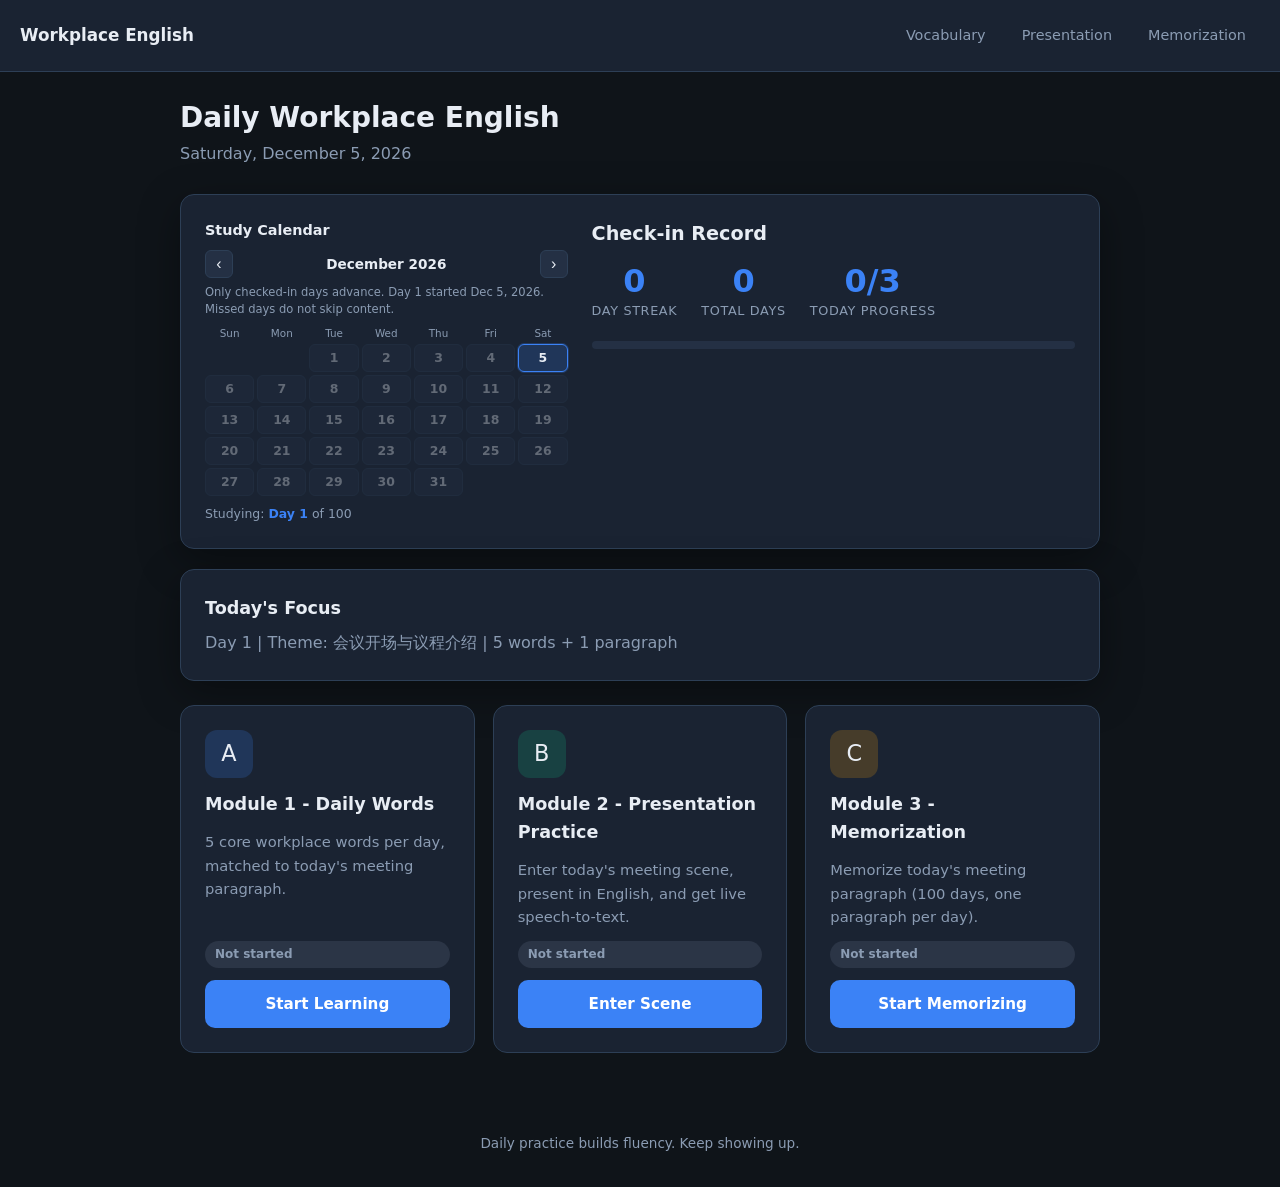
<file: index.html>
<!DOCTYPE html>
<html lang="en">
<head>
  <meta charset="UTF-8" />
  <meta name="viewport" content="width=device-width, initial-scale=1.0" />
  <title>Workplace English - Daily Practice</title>
  <link rel="stylesheet" href="css/style.css" />
</head>
<body>
  <div id="nav"></div>

  <div class="container">
    <h1 class="page-title">Daily Workplace English</h1>
    <p class="page-sub" id="todayDate"></p>

    <div class="card checkin-panel">
      <div class="study-calendar-wrap">
        <h3>Study Calendar</h3>
        <div id="studyCalendar"></div>
      </div>
      <div class="checkin-main">
        <h2 style="margin-bottom: 12px; font-size: 1.2rem;">Check-in Record</h2>
        <div class="checkin-stats">
          <div class="stat-box">
            <div class="stat-num" id="streakNum">0</div>
            <div class="stat-label">Day Streak</div>
          </div>
          <div class="stat-box">
            <div class="stat-num" id="totalNum">0</div>
            <div class="stat-label">Total Days</div>
          </div>
          <div class="stat-box">
            <div class="stat-num" id="moduleNum">0/3</div>
            <div class="stat-label">Today Progress</div>
          </div>
        </div>
        <div class="progress-bar" style="margin-top: 20px;">
          <div class="progress-fill" id="progressFill" style="width: 0%"></div>
        </div>
      </div>
    </div>

    <div class="card" style="margin-top: 20px;">
      <h2 style="font-size: 1.1rem; margin-bottom: 8px;">Today's Focus</h2>
      <p style="color: var(--muted);" id="todayPreview"></p>
    </div>

    <div class="grid-3">
      <div class="module-card">
        <div class="module-icon blue">A</div>
        <h3>Module 1 - Daily Words</h3>
        <p>5 core workplace words per day, matched to today's meeting paragraph.</p>
        <span class="badge pending" id="badgeM1">Not started</span>
        <span class="badge pending" id="ebbBadgeM1" style="display:none;margin-left:6px;">Review due</span>
        <a href="module1.html" class="btn btn-primary" style="text-decoration: none;">Start Learning</a>
      </div>

      <div class="module-card">
        <div class="module-icon green">B</div>
        <h3>Module 2 - Presentation Practice</h3>
        <p>Enter today's meeting scene, present in English, and get live speech-to-text.</p>
        <span class="badge pending" id="badgeM2">Not started</span>
        <a href="module2.html" class="btn btn-primary" style="text-decoration: none;">Enter Scene</a>
      </div>

      <div class="module-card">
        <div class="module-icon amber">C</div>
        <h3>Module 3 - Memorization</h3>
        <p>Memorize today's meeting paragraph (100 days, one paragraph per day).</p>
        <span class="badge pending" id="badgeM3">Not started</span>
        <span class="badge pending" id="ebbBadgeM3" style="display:none;margin-left:6px;">Review due</span>
        <a href="module3.html" class="btn btn-primary" style="text-decoration: none;">Start Memorizing</a>
      </div>
    </div>
  </div>

  <div id="footer"></div>

  <script src="js/data.js"></script>
  <script src="js/app.js"></script>
  <script src="js/ebbinghaus.js"></script>
  <script>
    document.getElementById("nav").innerHTML = renderNav("home");
    document.getElementById("footer").innerHTML = renderFooter();

    function updateFocus() {
      const content = getTodayCorpus();
      document.getElementById("todayPreview").textContent =
        "Day " + content.day + " | Theme: " + content.theme + " | 5 words + 1 paragraph";
    }

    document.getElementById("todayDate").textContent = formatDisplayDate();
    updateFocus();

    function refreshUI() {
      StudyDay.ensureToday();
      document.getElementById("streakNum").textContent = CheckIn.getStreak();
      document.getElementById("totalNum").textContent = CheckIn.getTotalDays();

      const done = ModuleProgress.todayCount();
      document.getElementById("moduleNum").textContent = done + "/3";
      document.getElementById("progressFill").style.width = (done / 3 * 100) + "%";

      ["m1", "m2", "m3"].forEach((id, i) => {
        const el = document.getElementById("badgeM" + (i + 1));
        const completed = ModuleProgress.isDone(id);
        el.textContent = completed ? "Completed" : "Not started";
        el.className = "badge " + (completed ? "done" : "pending");
      });

      const ebbM1 = typeof EbbinghausReview !== "undefined" ? EbbinghausReview.countDue("m1") : 0;
      const ebbM3 = typeof EbbinghausReview !== "undefined" ? EbbinghausReview.countDue("m3") : 0;
      const ebbEl1 = document.getElementById("ebbBadgeM1");
      const ebbEl3 = document.getElementById("ebbBadgeM3");
      if (ebbM1 > 0) {
        ebbEl1.style.display = "inline-flex";
        ebbEl1.textContent = ebbM1 + " review(s) due";
        ebbEl1.className = "badge pending";
      } else {
        ebbEl1.style.display = "none";
      }
      if (ebbM3 > 0) {
        ebbEl3.style.display = "inline-flex";
        ebbEl3.textContent = ebbM3 + " review(s) due";
        ebbEl3.className = "badge pending";
      } else {
        ebbEl3.style.display = "none";
      }

      const calEl = document.getElementById("studyCalendar");
      const viewDate = StudyDay.lessonToDate(StudyDay.get());
      renderStudyCalendar(calEl, viewDate);
      updateFocus();
    }

    window.addEventListener("studydaychange", refreshUI);

    refreshUI();
  </script>
</body>
</html>
</file>
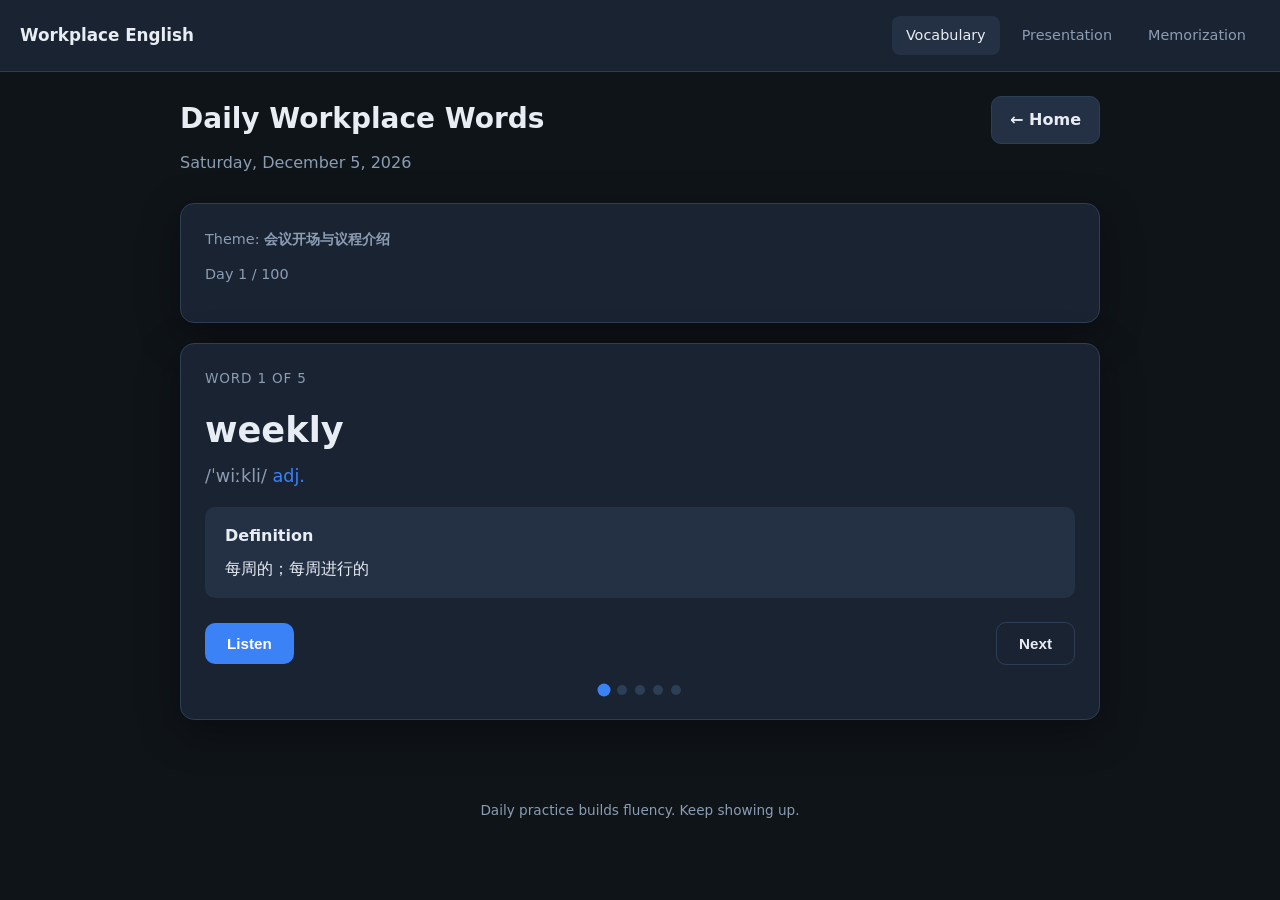
<file: module1.html>
<!DOCTYPE html>
<html lang="en">
<head>
  <meta charset="UTF-8" />
  <meta name="viewport" content="width=device-width, initial-scale=1.0" />
  <title>Module 1 - Daily Workplace Words</title>
  <link rel="stylesheet" href="css/style.css" />
</head>
<body>
  <div id="nav"></div>

  <div class="container">
    <div class="page-header-wrap">
      <h1 class="page-title">Daily Workplace Words</h1>
      <a href="index.html" class="page-back">← Home</a>
    </div>
    <p class="page-sub" id="todayDate"></p>

    <div class="card" style="margin-bottom: 16px;">
      <p class="hint-text">Theme: <strong id="theme"></strong></p>
      <p class="hint-text">Day <span id="dayNum"></span> / 100</p>
    </div>

    <div class="card ebb-card" id="ebbReviewCard" style="display: none;">
      <div class="ebb-header">
        <h2>艾宾浩斯复习 · Ebbinghaus Review</h2>
        <span class="ebb-badge" id="ebbDueCount">0</span>
      </div>
      <p class="hint-text">按遗忘曲线在 +1、+2、+4、+7、+15、+30 天复习已学单词，巩固长期记忆。</p>
      <div id="ebbDueList"></div>
      <div class="ebb-session hidden" id="ebbSession">
        <div class="ebb-session-head">
          <div>
            <p class="word-step" id="ebbSessionLabel">Review session</p>
            <p class="hint-text" id="ebbSessionTheme"></p>
          </div>
          <button type="button" class="btn btn-ghost" id="ebbCloseBtn">Back to list</button>
        </div>
        <p class="word-step" id="ebbWordStep">Word 1 of 5</p>
        <div class="word-display" id="ebbWordText"></div>
        <div class="phonetic" id="ebbWordPhonetic"></div>
        <div class="meaning-box">
          <strong>Definition</strong>
          <p id="ebbWordMeaning" style="margin-top: 8px;"></p>
        </div>
        <div class="word-nav-buttons">
          <button type="button" class="btn btn-primary" id="ebbListenBtn">Listen</button>
          <div class="word-nav-right">
            <button type="button" class="btn btn-ghost" id="ebbPrevBtn">Prev</button>
            <button type="button" class="btn btn-ghost" id="ebbNextBtn">Next</button>
            <button type="button" class="btn btn-success" id="ebbCompleteBtn" style="display: none;">Complete Review</button>
          </div>
        </div>
        <div class="set-dots" id="ebbWordDots"></div>
      </div>
      <div class="ebb-curve-note">
        <strong>艾宾浩斯遗忘曲线</strong>：学习后记忆会快速衰减。在 +1、+2、+4、+7、+15、+30 天复习，可显著延长记忆保持时间。
      </div>
    </div>

    <div class="card" id="wordCard">
      <p class="word-step" id="wordStep">Word 1 of 5</p>
      <div class="word-display" id="wordText"></div>
      <div class="phonetic" id="wordPhonetic"></div>
      <div class="meaning-box">
        <strong>Definition</strong>
        <p id="wordMeaning" style="margin-top: 8px;"></p>
      </div>

      <div class="word-nav-buttons">
        <button type="button" class="btn btn-primary" id="listenBtn">Listen</button>
        <div class="word-nav-right">
          <button type="button" class="btn btn-ghost" id="nextBtn">Next</button>
          <button type="button" class="btn btn-success" id="reviewBtn" style="display: none;">Review</button>
        </div>
      </div>

      <div class="set-dots" id="wordDots"></div>
    </div>

    <div class="card" id="reviewCard" style="display: none; margin-top: 16px;">
      <h2 style="font-size: 1.1rem; margin-bottom: 16px;">Review — Today's 5 Words</h2>
      <div id="reviewList"></div>
      <button type="button" class="btn btn-success" id="doneBtn" style="margin-top: 20px;">Mark as Learned</button>
    </div>
  </div>

  <div id="footer"></div>

  <script>
    function showScriptError(file) {
      var card = document.getElementById("wordCard");
      if (!card) return;
      card.innerHTML =
        '<p style="color:var(--danger);font-weight:600;">脚本加载失败</p>' +
        '<p class="hint-text" style="margin-top:8px;">无法加载 <strong>' + file + '</strong>。' +
        '请从 <strong>english-presentation</strong> 文件夹打开，并确认 <strong>js/</strong> 目录完整。</p>';
    }
  </script>
  <script src="js/data.js" onerror="showScriptError('js/data.js')"></script>
  <script src="js/app.js" onerror="showScriptError('js/app.js')"></script>
  <script src="js/ebbinghaus.js" onerror="/* optional */"></script>
  <script>
(function() {
  function showLoadError(message) {
    var card = document.getElementById("wordCard");
    if (card) {
      card.innerHTML =
        '<p style="color:var(--danger);font-weight:600;">单词加载失败</p>' +
        '<p class="hint-text" style="margin-top:8px;">' + message + "</p>";
    }
  }

  if (typeof CORPUS === "undefined" || typeof getCorpusByDay !== "function") {
    showLoadError("js/data.js 未加载。请从 english-presentation 文件夹打开，并确认 js/data.js 存在。");
    return;
  }

  if (typeof StudyDay === "undefined" || typeof formatDisplayDate !== "function") {
    showLoadError("js/app.js 未加载。请确认 js/app.js 存在。");
    return;
  }

  StudyDay.ensureToday();

  if (typeof renderNav === "function") {
    document.getElementById("nav").innerHTML = renderNav("m1");
    document.getElementById("footer").innerHTML = renderFooter();
  }

  var words = [];
  var index = 0;
  var wordStep = document.getElementById("wordStep");
  var wordText = document.getElementById("wordText");
  var wordPhonetic = document.getElementById("wordPhonetic");
  var wordMeaning = document.getElementById("wordMeaning");
  var nextBtn = document.getElementById("nextBtn");
  var reviewBtn = document.getElementById("reviewBtn");
  var listenBtn = document.getElementById("listenBtn");
  var wordDots = document.getElementById("wordDots");
  var reviewCard = document.getElementById("reviewCard");
  var wordCard = document.getElementById("wordCard");

  function renderDots() {
    wordDots.innerHTML = "";
    for (var i = 0; i < words.length; i++) {
      var dot = document.createElement("span");
      dot.className = "set-dot" + (i === index ? " active" : "") + (i < index ? " done" : "");
      wordDots.appendChild(dot);
    }
  }

  function showWord(i) {
    if (!words.length) return;
    var w = words[i];
    if (!w) return;
    index = i;
    wordStep.textContent = "Word " + (i + 1) + " of " + words.length;
    wordText.textContent = w.word || "";
    wordPhonetic.innerHTML =
      (w.phonetic || "") +
      (w.pos ? ' <span style="color:var(--accent);">' + w.pos + "</span>" : "");
    wordMeaning.textContent = w.meaning || "";

    var isLast = i === words.length - 1;
    nextBtn.style.display = isLast ? "none" : "inline-flex";
    reviewBtn.style.display = isLast ? "inline-flex" : "none";
    renderDots();
  }

  function goNext() {
    if (index < words.length - 1) showWord(index + 1);
  }

  function speakCurrent() {
    if (!words[index]) return;
    var u = new SpeechSynthesisUtterance(words[index].word);
    u.lang = "en-US";
    u.rate = 0.9;
    speechSynthesis.speak(u);
  }

  function openReview() {
    var list = document.getElementById("reviewList");
    list.innerHTML = words
      .map(function(w, i) {
        return (
          '<div class="review-item">' +
          '<span class="review-num">' +
          (i + 1) +
          "</span>" +
          "<div><strong>" +
          w.word +
          "</strong> " +
          (w.phonetic || "") +
          '<p style="color:var(--muted);margin-top:4px;font-size:0.9rem;">' +
          (w.meaning || "") +
          "</p></div></div>"
        );
      })
      .join("");
    reviewCard.style.display = "block";
    showWord(0);
    wordCard.scrollIntoView({ behavior: "smooth", block: "start" });
  }

  function loadDayWords() {
    var c = getCorpusByDay(StudyDay.get());
    if (!c || !c.words || !c.words.length) {
      showLoadError("Day " + StudyDay.get() + " 没有单词数据。");
      return false;
    }
    words = c.words;
    document.getElementById("todayDate").textContent = formatDisplayDate();
    document.getElementById("theme").textContent = c.theme || "";
    document.getElementById("dayNum").textContent = c.day || StudyDay.get();
    index = 0;
    showWord(0);
    return true;
  }

  window.Module1 = { next: goNext, show: showWord, speak: speakCurrent };

  listenBtn.addEventListener("click", speakCurrent);
  nextBtn.addEventListener("click", goNext);
  reviewBtn.addEventListener("click", openReview);

  document.getElementById("doneBtn").addEventListener("click", function() {
    if (typeof ModuleProgress === "undefined") return;
    ModuleProgress.markDone("m1");
    document.getElementById("doneBtn").textContent = "Learned!";
    document.getElementById("doneBtn").disabled = true;
  });

  if (typeof ModuleProgress !== "undefined" && ModuleProgress.isDone("m1")) {
    document.getElementById("doneBtn").textContent = "Already Learned";
    document.getElementById("doneBtn").disabled = true;
  }

  if (!loadDayWords()) return;

  window.addEventListener("studydaychange", function() {
    reviewCard.style.display = "none";
    loadDayWords();
    if (typeof renderEbbDueList === "function") renderEbbDueList();
  });

  if (typeof EbbinghausReview === "undefined") return;

  var ebbReviewCard = document.getElementById("ebbReviewCard");
  var ebbDueList = document.getElementById("ebbDueList");
  var ebbSession = document.getElementById("ebbSession");
  var ebbDueCount = document.getElementById("ebbDueCount");
  var ebbActiveItem = null;
  var ebbWords = [];
  var ebbIndex = 0;

  function renderEbbDots() {
    var dots = document.getElementById("ebbWordDots");
    dots.innerHTML = "";
    for (var i = 0; i < ebbWords.length; i++) {
      var dot = document.createElement("span");
      dot.className = "set-dot" + (i === ebbIndex ? " active" : "") + (i < ebbIndex ? " done" : "");
      dots.appendChild(dot);
    }
  }

  function showEbbWord(i) {
    var w = ebbWords[i];
    ebbIndex = i;
    document.getElementById("ebbWordStep").textContent = "Word " + (i + 1) + " of " + ebbWords.length;
    document.getElementById("ebbWordText").textContent = w.word;
    document.getElementById("ebbWordPhonetic").innerHTML =
      w.phonetic + (w.pos ? ' <span style="color:var(--accent);">' + w.pos + "</span>" : "");
    document.getElementById("ebbWordMeaning").textContent = w.meaning;
    var isLast = i === ebbWords.length - 1;
    document.getElementById("ebbNextBtn").style.display = isLast ? "none" : "inline-flex";
    document.getElementById("ebbCompleteBtn").style.display = isLast ? "inline-flex" : "none";
    document.getElementById("ebbPrevBtn").style.display = i > 0 ? "inline-flex" : "none";
    renderEbbDots();
  }

  function closeEbbSession() {
    ebbActiveItem = null;
    ebbSession.classList.add("hidden");
    ebbDueList.style.display = "block";
    renderEbbDueList();
  }

  function startEbbSession(item) {
    ebbActiveItem = item;
    var corpus = getCorpusByDay(item.day);
    ebbWords = corpus.words;
    ebbIndex = 0;
    document.getElementById("ebbSessionLabel").textContent = "Day " + item.day + " · " + item.stageLabel;
    document.getElementById("ebbSessionTheme").textContent = corpus.theme;
    ebbDueList.style.display = "none";
    ebbSession.classList.remove("hidden");
    showEbbWord(0);
    ebbSession.scrollIntoView({ behavior: "smooth", block: "start" });
  }

  window.renderEbbDueList = function renderEbbDueList() {
    var due = EbbinghausReview.getDueItems("m1");
    ebbDueCount.textContent = due.length;
    if (!due.length) {
      ebbReviewCard.style.display = "none";
      return;
    }
    ebbReviewCard.style.display = "block";
    ebbDueList.innerHTML = due
      .map(function(item) {
        var corpus = getCorpusByDay(item.day);
        var overdue =
          item.overdueDays > 0
            ? '<span class="ebb-overdue">Overdue ' + item.overdueDays + " day(s)</span>"
            : '<span style="color:var(--accent2);font-size:0.82rem;">Due today</span>';
        return (
          '<div class="ebb-due-item"><div class="ebb-due-meta"><strong>Day ' +
          item.day +
          " · " +
          item.stageLabel +
          "</strong><span>" +
          corpus.theme +
          ' · 5 words</span> ' +
          overdue +
          '</div><button type="button" class="btn btn-primary ebb-start-btn" data-day="' +
          item.day +
          '" data-stage="' +
          item.stageIndex +
          '">Review Now</button></div>'
        );
      })
      .join("");
    ebbDueList.querySelectorAll(".ebb-start-btn").forEach(function(btn) {
      btn.addEventListener("click", function() {
        var day = parseInt(btn.dataset.day, 10);
        var stage = parseInt(btn.dataset.stage, 10);
        var match = due.find(function(d) {
          return d.day === day && d.stageIndex === stage;
        });
        if (match) startEbbSession(match);
      });
    });
  };

  document.getElementById("ebbCloseBtn").addEventListener("click", closeEbbSession);
  document.getElementById("ebbListenBtn").addEventListener("click", function() {
    var u = new SpeechSynthesisUtterance(ebbWords[ebbIndex].word);
    u.lang = "en-US";
    u.rate = 0.9;
    speechSynthesis.speak(u);
  });
  document.getElementById("ebbPrevBtn").addEventListener("click", function() {
    if (ebbIndex > 0) showEbbWord(ebbIndex - 1);
  });
  document.getElementById("ebbNextBtn").addEventListener("click", function() {
    if (ebbIndex < ebbWords.length - 1) showEbbWord(ebbIndex + 1);
  });
  document.getElementById("ebbCompleteBtn").addEventListener("click", function() {
    if (!ebbActiveItem) return;
    EbbinghausReview.markStageDone("m1", ebbActiveItem.day, ebbActiveItem.stageIndex);
    closeEbbSession();
  });

  renderEbbDueList();
  if (typeof ModuleProgress !== "undefined" && ModuleProgress.isDone("m1")) {
    EbbinghausReview.recordLearned("m1", StudyDay.get());
    renderEbbDueList();
  }
})();

</script>
</body>
</html>
</file>
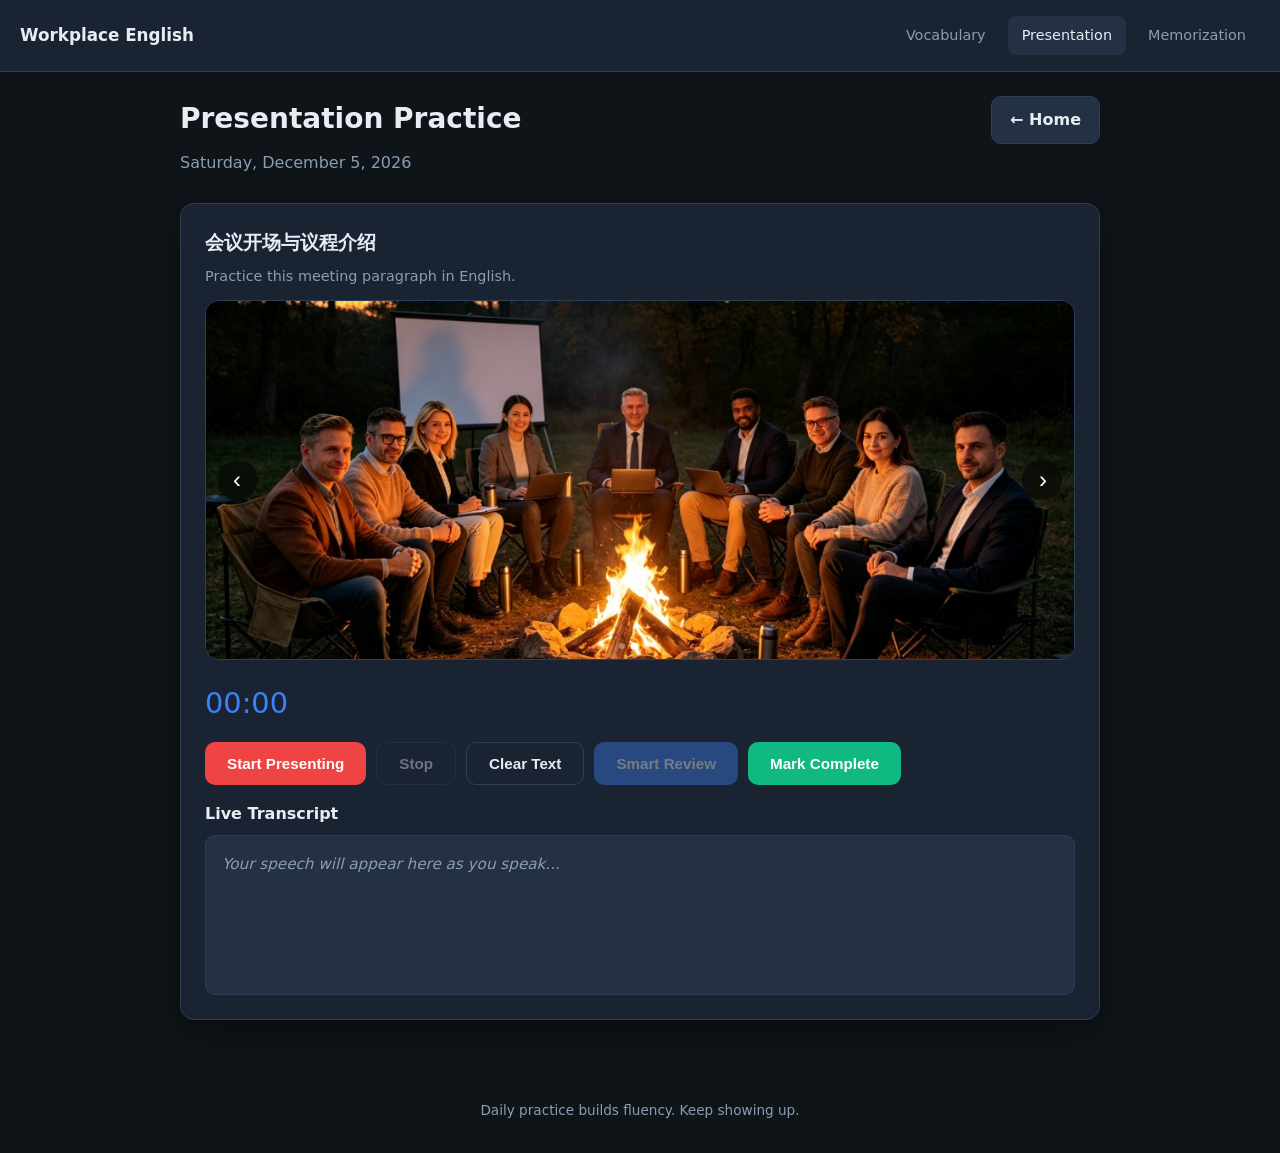
<file: module2.html>
<!DOCTYPE html>
<html lang="en">
<head>
  <meta charset="UTF-8" />
  <meta name="viewport" content="width=device-width, initial-scale=1.0" />
  <title>Module 2 - Presentation Practice</title>
  <link rel="stylesheet" href="css/style.css" />
</head>
<body>
  <div id="nav"></div>

  <div class="container">
    <div class="page-header-wrap">
      <h1 class="page-title">Presentation Practice</h1>
      <a href="index.html" class="page-back">← Home</a>
    </div>
    <p class="page-sub" id="todayDate"></p>

    <div class="card">
      <h2 id="theme" style="font-size: 1.2rem; margin-bottom: 6px;"></h2>
      <p class="hint-text" id="themeDesc"></p>

      <div class="scene-stage">
        <div class="scene-bg" id="sceneBg"></div>
        <div class="scene-bg scene-bg-fade" id="sceneBgFade"></div>
        <button type="button" class="scene-nav-btn scene-nav-prev" id="scenePrev" aria-label="Previous background">&#8249;</button>
        <button type="button" class="scene-nav-btn scene-nav-next" id="sceneNext" aria-label="Next background">&#8250;</button>
        <div class="scene-dots" id="sceneDots"></div>
      </div>

      <div class="timer-display" id="timer">00:00</div>

      <div class="controls">
        <button class="btn btn-danger" id="recordBtn">Start Presenting</button>
        <button class="btn btn-ghost" id="stopBtn" disabled>Stop</button>
        <button class="btn btn-ghost" id="clearBtn">Clear Text</button>
        <button class="btn btn-primary" id="reviewBtn" disabled>Smart Review</button>
        <button class="btn btn-success" id="doneBtn">Mark Complete</button>
      </div>

      <p style="font-weight: 600; margin-bottom: 8px;">Live Transcript</p>
      <div class="transcript-box empty" id="transcript">Your speech will appear here as you speak...</div>

      <div class="feedback-panel hidden" id="feedbackPanel">
        <p style="font-weight: 600; margin-bottom: 12px;">Smart Feedback</p>
        <div id="feedbackContent"></div>
      </div>
    </div>
  </div>

  <div id="footer"></div>

  <script src="js/data.js"></script>
  <script src="js/app.js"></script>
  <script src="js/module2.js"></script>
</body>
</html>
</file>
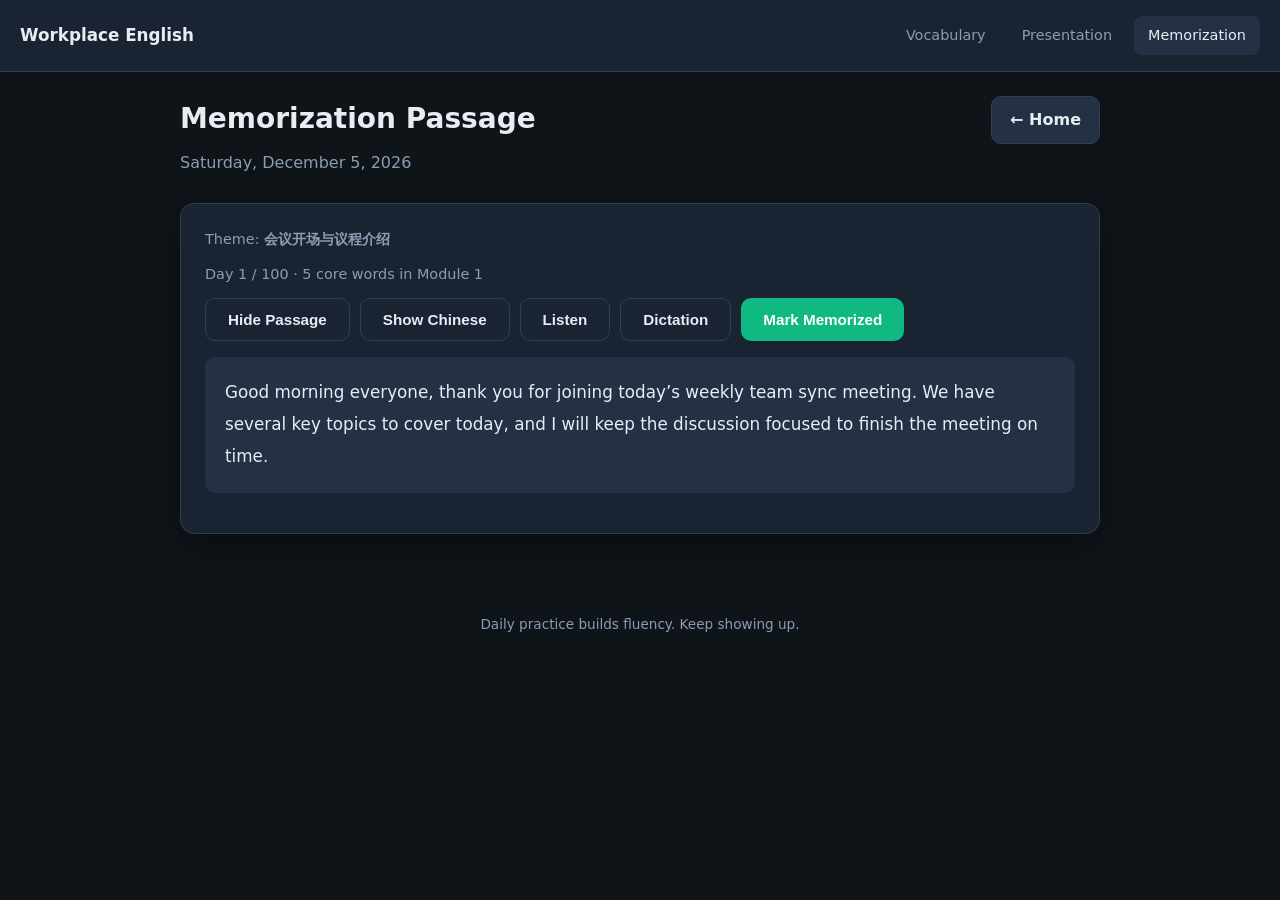
<file: module3.html>
<!DOCTYPE html>
<html lang="zh-CN">
<head>
  <meta charset="UTF-8" />
  <meta name="viewport" content="width=device-width, initial-scale=1.0" />
  <title>Module 3 - Memorization Passage</title>
  <link rel="stylesheet" href="css/style.css" />
</head>
<body>
  <div id="nav"></div>

  <div class="container">
    <div class="page-header-wrap">
      <h1 class="page-title">Memorization Passage</h1>
      <a href="index.html" class="page-back">← Home</a>
    </div>
    <p class="page-sub" id="todayDate"></p>

    <div class="card ebb-card" id="ebbReviewCard" style="display: none;">
      <div class="ebb-header">
        <h2>艾宾浩斯复习 · Ebbinghaus Review</h2>
        <span class="ebb-badge" id="ebbDueCount">0</span>
      </div>
      <p class="hint-text">按遗忘曲线在 +1、+2、+4、+7、+15、+30 天复习已背段落，防止遗忘。</p>
      <div id="ebbDueList"></div>
      <div class="ebb-session hidden" id="ebbSession">
        <div class="ebb-session-head">
          <div>
            <p class="word-step" id="ebbSessionLabel">Review session</p>
            <p class="hint-text" id="ebbSessionTheme"></p>
          </div>
          <button type="button" class="btn btn-ghost" id="ebbCloseBtn">Back to list</button>
        </div>
        <div style="display: flex; gap: 10px; flex-wrap: wrap; margin-bottom: 16px;">
          <button type="button" class="btn btn-ghost" id="ebbToggleBtn">Hide Passage</button>
          <button type="button" class="btn btn-ghost" id="ebbToggleZhBtn">Show Chinese</button>
          <button type="button" class="btn btn-ghost" id="ebbSpeakBtn">Listen</button>
        </div>
        <div class="passage-text" id="ebbPassage"></div>
        <div class="passage-text hidden" id="ebbPassageZh" style="margin-top:12px;color:var(--muted);"></div>
        <button type="button" class="btn btn-success" id="ebbCompleteBtn" style="margin-top: 20px;">Complete Review</button>
      </div>
      <div class="ebb-curve-note">
        <strong>艾宾浩斯遗忘曲线</strong>：段落背诵后需多次间隔复习。系统会在最佳时间点提醒你回顾 Day 1–N 的会议段落。
      </div>
    </div>

    <div class="card">
      <p class="hint-text">Theme: <strong id="theme"></strong></p>
      <p class="hint-text">Day <span id="dayNum"></span> / 100 · 5 core words in Module 1</p>

      <div style="display: flex; gap: 10px; flex-wrap: wrap; margin-bottom: 16px;">
        <button type="button" class="btn btn-ghost" id="toggleBtn">Hide Passage</button>
        <button type="button" class="btn btn-ghost" id="toggleZhBtn">Show Chinese</button>
        <button type="button" class="btn btn-ghost" id="speakBtn">Listen</button>
        <button type="button" class="btn btn-ghost" id="dictationBtn">Dictation</button>
        <button type="button" class="btn btn-success" id="doneBtn">Mark Memorized</button>
      </div>

      <div class="passage-text" id="passage"></div>
      <div class="passage-text hidden" id="passageZh" style="margin-top:12px;color:var(--muted);"></div>

      <div class="card dictation-panel hidden" id="dictationPanel" style="background: var(--surface2); margin-top: 20px;">
        <p style="font-weight: 600; margin-bottom: 8px;">Dictation</p>
        <p class="hint-text" style="margin-bottom: 12px;">
          Type what you remember, then click Check to compare with the original.
        </p>
        <textarea class="dictation-input" id="dictationInput" rows="6" placeholder="Type the passage here..."></textarea>
        <div class="dictation-actions">
          <button type="button" class="btn btn-primary" id="checkDictationBtn">Check Dictation</button>
          <button type="button" class="btn btn-ghost" id="clearDictationBtn">Clear</button>
        </div>
        <div class="dictation-result hidden" id="dictationResult"></div>
      </div>
    </div>
  </div>

  <div id="footer"></div>

  <script>
    function showScriptError(file) {
      var card = document.querySelector(".container .card:not(.ebb-card)");
      if (!card) return;
      card.innerHTML =
        '<p style="color:var(--danger);font-weight:600;">脚本加载失败</p>' +
        '<p class="hint-text" style="margin-top:8px;">无法加载 <strong>' + file + '</strong>。' +
        "请从 <strong>english-presentation</strong> 文件夹打开，并确认 <strong>js/</strong> 目录完整。</p>";
    }
  </script>
  <script src="js/data.js" onerror="showScriptError('js/data.js')"></script>
  <script src="js/app.js" onerror="showScriptError('js/app.js')"></script>
  <script>
const EBBINGHAUS_KEY = "workplaceEnglishEbbinghaus";
const EBBINGHAUS_INTERVALS = [1, 2, 4, 7, 15, 30];
const EBBINGHAUS_STAGE_LABELS = [
  "Review 1 · +1 day",
  "Review 2 · +2 days",
  "Review 3 · +4 days",
  "Review 4 · +7 days",
  "Review 5 · +15 days",
  "Review 6 · +30 days"
];

function parseDateKeyLocal(key) {
  return new Date(key + "T12:00:00");
}

function addDaysToKey(dateKey, days) {
  var d = parseDateKeyLocal(dateKey);
  d.setDate(d.getDate() + days);
  return formatDateKey(d);
}

function daysBetweenKeys(fromKey, toKey) {
  return Math.round((parseDateKeyLocal(toKey) - parseDateKeyLocal(fromKey)) / 86400000);
}

var EbbinghausReview = {
  get: function() {
    try {
      return JSON.parse(localStorage.getItem(EBBINGHAUS_KEY) || "{}");
    } catch (e) {
      return {};
    }
  },

  save: function(data) {
    localStorage.setItem(EBBINGHAUS_KEY, JSON.stringify(data));
  },

  recordLearned: function(moduleId, dayNum) {
    var data = this.get();
    if (!data[moduleId]) data[moduleId] = {};
    var key = String(dayNum);
    if (!data[moduleId][key]) {
      data[moduleId][key] = {
        learnedAt: formatDateKey(),
        completed: []
      };
    }
    this.save(data);
  },

  markStageDone: function(moduleId, dayNum, stageIndex) {
    var data = this.get();
    var entry = data[moduleId] && data[moduleId][String(dayNum)];
    if (!entry) return;
    if (entry.completed.indexOf(stageIndex) === -1) {
      entry.completed.push(stageIndex);
      entry.completed.sort(function(a, b) { return a - b; });
    }
    this.save(data);
  },

  getDueItems: function(moduleId, todayKey) {
    if (!todayKey) todayKey = formatDateKey();
    var data = this.get();
    var moduleData = data[moduleId] || {};
    var due = [];

    Object.keys(moduleData).forEach(function(dayKey) {
      var dayNum = parseInt(dayKey, 10);
      var entry = moduleData[dayKey];
      if (!entry || !entry.learnedAt) return;

      EBBINGHAUS_INTERVALS.forEach(function(interval, stageIndex) {
        if (entry.completed.indexOf(stageIndex) !== -1) return;
        var dueDate = addDaysToKey(entry.learnedAt, interval);
        if (daysBetweenKeys(dueDate, todayKey) >= 0) {
          due.push({
            day: dayNum,
            stageIndex: stageIndex,
            stageLabel: EBBINGHAUS_STAGE_LABELS[stageIndex],
            dueDate: dueDate,
            overdueDays: Math.max(0, daysBetweenKeys(dueDate, todayKey)),
            learnedAt: entry.learnedAt
          });
        }
      });
    });

    due.sort(function(a, b) {
      if (b.overdueDays !== a.overdueDays) return b.overdueDays - a.overdueDays;
      return a.day - b.day;
    });
    return due;
  },

  countDue: function(moduleId) {
    return this.getDueItems(moduleId).length;
  },

  countAllDue: function() {
    return this.countDue("m1") + this.countDue("m3");
  }
};

if (typeof window !== "undefined") {
  window.EbbinghausReview = EbbinghausReview;
}

(function() {
  function showLoadError(message) {
    var card = document.querySelector(".container .card:not(.ebb-card)");
    if (card) {
      card.innerHTML =
        '<p style="color:var(--danger);font-weight:600;">Failed to load lesson data.</p>' +
        '<p class="hint-text" style="margin-top:8px;">' + message + "</p>";
    }
  }

  try {
    if (typeof renderNav !== "function" || typeof renderFooter !== "function") {
      showLoadError("js/app.js did not load. Open module3.html from the english-presentation folder (with the js/ folder).");
      return;
    }

    document.getElementById("nav").innerHTML = renderNav("m3");
    document.getElementById("footer").innerHTML = renderFooter();

    if (typeof CORPUS === "undefined" || typeof getCorpusByDay !== "function") {
      showLoadError("js/data.js did not load. Make sure js/data.js exists in the same project folder.");
      return;
    }

    if (typeof getTodayCorpus !== "function") {
      showLoadError("Lesson helpers missing. Reload the page or check js/app.js.");
      return;
    }

    if (typeof StudyDay !== "undefined") StudyDay.ensureToday();

    var c = getTodayCorpus();
    if (!c || !c.paragraphEn) {
      showLoadError("Today's passage is missing.");
      return;
    }

    document.getElementById("todayDate").textContent = formatDisplayDate();
    document.getElementById("theme").textContent = c.theme;
    document.getElementById("dayNum").textContent = c.day;
    document.getElementById("passage").textContent = c.paragraphEn;
    document.getElementById("passageZh").textContent = c.paragraphZh;

    var passageEl = document.getElementById("passage");
  var zhEl = document.getElementById("passageZh");
  var dictationPanel = document.getElementById("dictationPanel");
  var dictationBtn = document.getElementById("dictationBtn");
  var toggleBtn = document.getElementById("toggleBtn");
  var hidden = false;
  var dictationActive = false;

  function setPassageHidden(isHidden) {
    hidden = isHidden;
    passageEl.classList.toggle("hidden", hidden);
    toggleBtn.textContent = hidden ? "Show Passage" : "Hide Passage";
  }

  document.getElementById("toggleBtn").addEventListener("click", function() {
    setPassageHidden(!hidden);
  });

  document.getElementById("toggleZhBtn").addEventListener("click", function() {
    zhEl.classList.toggle("hidden");
    document.getElementById("toggleZhBtn").textContent =
      zhEl.classList.contains("hidden") ? "Show Chinese" : "Hide Chinese";
  });

  dictationBtn.addEventListener("click", function() {
    dictationActive = !dictationActive;
    dictationPanel.classList.toggle("hidden", !dictationActive);
    dictationBtn.classList.toggle("active", dictationActive);

    if (dictationActive) {
      setPassageHidden(true);
      dictationBtn.textContent = "Exit Dictation";
      document.getElementById("dictationInput").focus();
    } else {
      dictationBtn.textContent = "Dictation";
      document.getElementById("dictationInput").value = "";
      document.getElementById("dictationResult").classList.add("hidden");
      document.getElementById("dictationResult").innerHTML = "";
    }
  });

  function normalizeDictation(text) {
    return text
      .toLowerCase()
      .replace(/[^\w\s']/g, " ")
      .replace(/\s+/g, " ")
      .trim();
  }

  function escapeHtml(text) {
    return text
      .replace(/&/g, "&amp;")
      .replace(/</g, "&lt;")
      .replace(/>/g, "&gt;")
      .replace(/"/g, "&quot;");
  }

  function checkDictation() {
    var userText = document.getElementById("dictationInput").value.trim();
    var resultEl = document.getElementById("dictationResult");

    if (!userText) {
      resultEl.classList.remove("hidden");
      resultEl.innerHTML = '<p class="dictation-summary warn">Please type your dictation first.</p>';
      return;
    }

    var expectedWords = normalizeDictation(c.paragraphEn).split(" ").filter(Boolean);
    var userWords = normalizeDictation(userText).split(" ").filter(Boolean);
    var correct = 0;
    var html = '<div class="dictation-words">';

    for (var i = 0; i < userWords.length; i++) {
      var expected = expectedWords[i] || "";
      var word = userWords[i];
      if (expected && word === expected) {
        correct++;
        html += '<span class="dict-word correct">' + escapeHtml(word) + "</span> ";
      } else {
        var title = expected ? 'Expected: "' + expected + '"' : "Extra word";
        html += '<span class="dict-word wrong" title="' + escapeHtml(title) + '">' + escapeHtml(word) + "</span> ";
      }
    }

    if (userWords.length < expectedWords.length) {
      var missing = expectedWords.slice(userWords.length);
      html += '<span class="dict-missing">Missing: ' + escapeHtml(missing.join(" ")) + "</span>";
    }

    html += "</div>";
    var accuracy = expectedWords.length
      ? Math.round((correct / expectedWords.length) * 100)
      : 0;
    var summaryClass = accuracy >= 90 ? "good" : accuracy >= 70 ? "ok" : "warn";

    resultEl.classList.remove("hidden");
    resultEl.innerHTML =
      '<p class="dictation-summary ' + summaryClass + '">Accuracy: <strong>' + accuracy + "%</strong> (" +
      correct + " / " + expectedWords.length + " words correct)</p>" + html;
  }

  document.getElementById("checkDictationBtn").addEventListener("click", checkDictation);

  document.getElementById("clearDictationBtn").addEventListener("click", function() {
    document.getElementById("dictationInput").value = "";
    document.getElementById("dictationResult").classList.add("hidden");
    document.getElementById("dictationResult").innerHTML = "";
  });

  document.getElementById("speakBtn").addEventListener("click", function() {
    var u = new SpeechSynthesisUtterance(c.paragraphEn);
    u.lang = "en-US";
    u.rate = 0.85;
    speechSynthesis.speak(u);
  });

  document.getElementById("doneBtn").addEventListener("click", function() {
    ModuleProgress.markDone("m3");
    document.getElementById("doneBtn").textContent = "Memorized Today!";
    document.getElementById("doneBtn").disabled = true;
  });

  if (typeof ModuleProgress !== "undefined" && ModuleProgress.isDone("m3")) {
    document.getElementById("doneBtn").textContent = "Already Done Today";
    document.getElementById("doneBtn").disabled = true;
  }

  try {
    var ebbReviewCard = document.getElementById("ebbReviewCard");
    var ebbDueList = document.getElementById("ebbDueList");
    var ebbSession = document.getElementById("ebbSession");
    var ebbDueCount = document.getElementById("ebbDueCount");
    var ebbPassageEl = document.getElementById("ebbPassage");
    var ebbPassageZhEl = document.getElementById("ebbPassageZh");
    var ebbActiveItem = null;
    var ebbCorpus = null;
    var ebbHidden = false;

    function setEbbPassageHidden(isHidden) {
      ebbHidden = isHidden;
      ebbPassageEl.classList.toggle("hidden", ebbHidden);
      document.getElementById("ebbToggleBtn").textContent = ebbHidden ? "Show Passage" : "Hide Passage";
    }

    function closeEbbSession() {
      ebbActiveItem = null;
      ebbCorpus = null;
      ebbSession.classList.add("hidden");
      ebbDueList.style.display = "block";
      renderEbbDueList();
    }

    function startEbbSession(item) {
      ebbActiveItem = item;
      ebbCorpus = getCorpusByDay(item.day);
      ebbPassageEl.textContent = ebbCorpus.paragraphEn;
      ebbPassageZhEl.textContent = ebbCorpus.paragraphZh;
      ebbPassageZhEl.classList.add("hidden");
      document.getElementById("ebbToggleZhBtn").textContent = "Show Chinese";
      setEbbPassageHidden(true);

      document.getElementById("ebbSessionLabel").textContent =
        "Day " + item.day + " · " + item.stageLabel;
      document.getElementById("ebbSessionTheme").textContent = ebbCorpus.theme;
      ebbDueList.style.display = "none";
      ebbSession.classList.remove("hidden");
      ebbSession.scrollIntoView({ behavior: "smooth", block: "start" });
    }

    function renderEbbDueList() {
      var due = EbbinghausReview.getDueItems("m3");
      ebbDueCount.textContent = due.length;

      if (!due.length) {
        ebbReviewCard.style.display = "none";
        return;
      }

      ebbReviewCard.style.display = "block";
      ebbDueList.innerHTML = due.map(function(item) {
        var corpus = getCorpusByDay(item.day);
        var overdue = item.overdueDays > 0
          ? '<span class="ebb-overdue">Overdue ' + item.overdueDays + " day(s)</span>"
          : '<span style="color:var(--accent2);font-size:0.82rem;">Due today</span>';
        return (
          '<div class="ebb-due-item">' +
          '<div class="ebb-due-meta">' +
          "<strong>Day " + item.day + " · " + item.stageLabel + "</strong>" +
          "<span>" + corpus.theme + "</span> " + overdue +
          "</div>" +
          '<button type="button" class="btn btn-primary ebb-start-btn" data-day="' + item.day +
          '" data-stage="' + item.stageIndex + '">Review Now</button>' +
          "</div>"
        );
      }).join("");

      ebbDueList.querySelectorAll(".ebb-start-btn").forEach(function(btn) {
        btn.addEventListener("click", function() {
          var day = parseInt(btn.dataset.day, 10);
          var stage = parseInt(btn.dataset.stage, 10);
          var match = due.find(function(d) { return d.day === day && d.stageIndex === stage; });
          if (match) startEbbSession(match);
        });
      });
    }

    document.getElementById("ebbCloseBtn").addEventListener("click", closeEbbSession);
    document.getElementById("ebbToggleBtn").addEventListener("click", function() {
      setEbbPassageHidden(!ebbHidden);
    });
    document.getElementById("ebbToggleZhBtn").addEventListener("click", function() {
      ebbPassageZhEl.classList.toggle("hidden");
      document.getElementById("ebbToggleZhBtn").textContent =
        ebbPassageZhEl.classList.contains("hidden") ? "Show Chinese" : "Hide Chinese";
    });
    document.getElementById("ebbSpeakBtn").addEventListener("click", function() {
      if (!ebbCorpus) return;
      var u = new SpeechSynthesisUtterance(ebbCorpus.paragraphEn);
      u.lang = "en-US";
      u.rate = 0.85;
      speechSynthesis.speak(u);
    });
    document.getElementById("ebbCompleteBtn").addEventListener("click", function() {
      if (!ebbActiveItem) return;
      EbbinghausReview.markStageDone("m3", ebbActiveItem.day, ebbActiveItem.stageIndex);
      closeEbbSession();
    });

    renderEbbDueList();

    if (ModuleProgress.isDone("m3")) {
      EbbinghausReview.recordLearned("m3", StudyDay.get());
      renderEbbDueList();
    }
  } catch (err) {
    var ebbReviewCard = document.getElementById("ebbReviewCard");
    if (ebbReviewCard) ebbReviewCard.style.display = "none";
  }
  } catch (err) {
    showLoadError(err.message || "Page init failed.");
  }
})();

</script>
</body>
</html>
</file>
<file: css/style.css>
:root {
  --bg: #0f1419;
  --surface: #1a2332;
  --surface2: #243044;
  --border: #2d3f56;
  --text: #e8edf4;
  --muted: #8b9cb3;
  --accent: #3b82f6;
  --accent2: #10b981;
  --warn: #f59e0b;
  --danger: #ef4444;
  --radius: 14px;
  --shadow: 0 12px 40px rgba(0, 0, 0, 0.35);
}

* { box-sizing: border-box; margin: 0; padding: 0; }

.hidden { display: none !important; }

body {
  font-family: "Segoe UI", system-ui, -apple-system, sans-serif;
  background: var(--bg);
  color: var(--text);
  min-height: 100vh;
  line-height: 1.6;
}

a { color: var(--accent); text-decoration: none; }
a:hover { text-decoration: underline; }

.container {
  max-width: 960px;
  margin: 0 auto;
  padding: 24px 20px 48px;
}

.nav {
  display: flex;
  align-items: center;
  justify-content: space-between;
  padding: 16px 20px;
  background: var(--surface);
  border-bottom: 1px solid var(--border);
  position: sticky;
  top: 0;
  z-index: 100;
}

.nav-brand {
  font-weight: 700;
  font-size: 1.05rem;
  color: var(--text);
  text-decoration: none;
}

.nav-links { display: flex; gap: 8px; flex-wrap: wrap; }

.nav-link {
  padding: 8px 14px;
  border-radius: 8px;
  color: var(--muted);
  font-size: 0.9rem;
  text-decoration: none;
  transition: background 0.2s, color 0.2s;
}

.nav-link:hover, .nav-link.active {
  background: var(--surface2);
  color: var(--text);
  text-decoration: none;
}

.page-header-wrap {
  display: flex;
  align-items: center;
  justify-content: space-between;
  gap: 16px;
  margin-bottom: 6px;
}

.page-back {
  display: inline-flex;
  align-items: center;
  flex-shrink: 0;
  padding: 10px 18px;
  border-radius: 10px;
  color: var(--text);
  font-size: 1rem;
  font-weight: 600;
  text-decoration: none;
  border: 1px solid var(--border);
  background: var(--surface2);
  transition: background 0.2s, border-color 0.2s;
  white-space: nowrap;
}

.page-back:hover {
  background: var(--border);
  text-decoration: none;
  color: var(--text);
}

.page-title {
  font-size: 1.75rem;
  font-weight: 700;
  margin-bottom: 0;
}

.page-sub {
  color: var(--muted);
  margin-bottom: 28px;
}

.card {
  background: var(--surface);
  border: 1px solid var(--border);
  border-radius: var(--radius);
  padding: 24px;
  box-shadow: var(--shadow);
}

.card + .card { margin-top: 20px; }

.grid-3 {
  display: grid;
  grid-template-columns: repeat(auto-fit, minmax(260px, 1fr));
  gap: 18px;
  margin-top: 24px;
}

.module-card {
  background: var(--surface);
  border: 1px solid var(--border);
  border-radius: var(--radius);
  padding: 24px;
  transition: transform 0.2s, border-color 0.2s;
  display: flex;
  flex-direction: column;
  gap: 12px;
}

.module-card:hover {
  transform: translateY(-3px);
  border-color: var(--accent);
}

.module-icon {
  width: 48px;
  height: 48px;
  border-radius: 12px;
  display: flex;
  align-items: center;
  justify-content: center;
  font-size: 1.4rem;
}

.module-icon.blue { background: rgba(59, 130, 246, 0.2); }
.module-icon.green { background: rgba(16, 185, 129, 0.2); }
.module-icon.amber { background: rgba(245, 158, 11, 0.2); }

.module-card h3 { font-size: 1.1rem; }
.module-card p { color: var(--muted); font-size: 0.92rem; flex: 1; }

.badge {
  display: inline-block;
  padding: 4px 10px;
  border-radius: 999px;
  font-size: 0.75rem;
  font-weight: 600;
}

.badge.done { background: rgba(16, 185, 129, 0.2); color: var(--accent2); }
.badge.pending { background: rgba(139, 156, 179, 0.15); color: var(--muted); }

.btn {
  display: inline-flex;
  align-items: center;
  justify-content: center;
  gap: 8px;
  padding: 12px 22px;
  border: none;
  border-radius: 10px;
  font-size: 0.95rem;
  font-weight: 600;
  cursor: pointer;
  transition: opacity 0.2s, transform 0.15s;
}

.btn:hover { opacity: 0.9; transform: translateY(-1px); }
.btn:disabled { opacity: 0.4; cursor: not-allowed; transform: none; }

.btn-primary { background: var(--accent); color: #fff; }
.btn-success { background: var(--accent2); color: #fff; }
.btn-danger { background: var(--danger); color: #fff; }
.btn-ghost {
  background: transparent;
  border: 1px solid var(--border);
  color: var(--text);
}

.checkin-panel {
  display: grid;
  grid-template-columns: 3fr 4fr;
  gap: 24px;
  align-items: start;
}

.checkin-main {
  min-width: 0;
}

.study-calendar-wrap {
  margin-top: 0;
  width: 100%;
  min-width: 0;
}

.checkin-stats {
  display: flex;
  gap: 24px;
  flex-wrap: wrap;
}

.stat-box { text-align: center; }
.stat-num {
  font-size: 2rem;
  font-weight: 800;
  color: var(--accent);
  line-height: 1.2;
}

.stat-label {
  font-size: 0.8rem;
  color: var(--muted);
  text-transform: uppercase;
  letter-spacing: 0.05em;
}

.week-dots {
  display: flex;
  gap: 10px;
  margin-top: 20px;
  flex-wrap: wrap;
}

.dot-item {
  text-align: center;
  font-size: 0.75rem;
  color: var(--muted);
}

.dot {
  width: 36px;
  height: 36px;
  border-radius: 50%;
  border: 2px solid var(--border);
  display: flex;
  align-items: center;
  justify-content: center;
  margin: 0 auto 4px;
  font-size: 0.85rem;
}

.dot.checked {
  background: var(--accent2);
  border-color: var(--accent2);
  color: #fff;
}

.dot.today {
  border-color: var(--accent);
  box-shadow: 0 0 0 2px rgba(59, 130, 246, 0.3);
}

.word-nav-bar {
  display: flex;
  align-items: center;
  justify-content: space-between;
  margin-bottom: 20px;
  flex-wrap: wrap;
  gap: 8px;
}

.book-badge {
  background: rgba(239, 68, 68, 0.2);
  color: #f87171;
  padding: 4px 12px;
  border-radius: 6px;
  font-size: 0.8rem;
  font-weight: 700;
}

.word-counter {
  color: var(--muted);
  font-size: 0.9rem;
}

.pos-tag {
  display: inline-block;
  color: var(--accent);
  font-size: 0.95rem;
  margin-bottom: 16px;
}

.root-box {
  border-left: 3px solid var(--warn);
}

.word-nav-buttons {
  display: flex;
  justify-content: space-between;
  align-items: center;
  gap: 12px;
  margin-top: 24px;
}

.word-nav-right {
  display: flex;
  gap: 10px;
  margin-left: auto;
}

.set-dots {
  display: flex;
  gap: 8px;
  justify-content: center;
  margin-top: 20px;
}

.set-dot {
  width: 10px;
  height: 10px;
  border-radius: 50%;
  background: var(--border);
  transition: background 0.2s, transform 0.2s;
}

.set-dot.active {
  background: var(--accent);
  transform: scale(1.3);
}

.set-dot.done {
  background: var(--accent2);
}

.word-step {
  color: var(--muted);
  font-size: 0.85rem;
  text-transform: uppercase;
  letter-spacing: 0.06em;
  margin-bottom: 12px;
}

.review-item {
  display: flex;
  gap: 14px;
  align-items: flex-start;
  padding: 14px 0;
  border-bottom: 1px solid var(--border);
}

.review-item:last-child {
  border-bottom: none;
}

.review-num {
  width: 28px;
  height: 28px;
  border-radius: 50%;
  background: var(--surface2);
  display: flex;
  align-items: center;
  justify-content: center;
  font-size: 0.85rem;
  font-weight: 700;
  color: var(--accent);
  flex-shrink: 0;
}

.word-display {
  font-size: 2.2rem;
  font-weight: 800;
  margin-bottom: 4px;
}

.phonetic { color: var(--muted); font-size: 1.1rem; margin-bottom: 16px; }

.meaning-box {
  background: var(--surface2);
  border-radius: 10px;
  padding: 16px 20px;
  margin: 16px 0;
}

.sentence-box {
  border-left: 4px solid var(--accent);
  padding: 12px 16px;
  font-style: italic;
  color: #c5d0e0;
}

.scene-stage {
  position: relative;
  height: 360px;
  border-radius: var(--radius);
  overflow: hidden;
  margin-bottom: 20px;
  border: 1px solid var(--border);
  user-select: none;
}

.scene-bg {
  position: absolute;
  inset: 0;
  background-color: #1a2332;
  background-position: center;
  background-size: cover;
  background-repeat: no-repeat;
  transition: opacity 0.45s ease;
}

.scene-bg-fade {
  opacity: 0;
  z-index: 1;
  pointer-events: none;
}

.scene-nav-btn {
  position: absolute;
  top: 50%;
  transform: translateY(-50%);
  width: 40px;
  height: 40px;
  border: none;
  border-radius: 50%;
  background: rgba(0, 0, 0, 0.45);
  color: #fff;
  font-size: 1.5rem;
  line-height: 1;
  cursor: pointer;
  z-index: 3;
  display: flex;
  align-items: center;
  justify-content: center;
  transition: background 0.2s, transform 0.2s;
  backdrop-filter: blur(4px);
}

.scene-nav-btn:hover {
  background: rgba(0, 0, 0, 0.65);
  transform: translateY(-50%) scale(1.08);
}

.scene-nav-prev {
  left: 12px;
  padding-right: 2px;
}

.scene-nav-next {
  right: 12px;
  padding-left: 2px;
}

.scene-dots {
  position: absolute;
  bottom: 10px;
  left: 50%;
  transform: translateX(-50%);
  display: flex;
  gap: 6px;
  z-index: 3;
  pointer-events: none;
}

.scene-dot {
  width: 6px;
  height: 6px;
  border-radius: 50%;
  background: rgba(255, 255, 255, 0.35);
  transition: background 0.2s, transform 0.2s;
}

.scene-dot.active {
  background: rgba(255, 255, 255, 0.95);
  transform: scale(1.2);
}

.transcript-box {
  background: var(--surface2);
  border: 1px solid var(--border);
  border-radius: 10px;
  padding: 16px;
  min-height: 160px;
  max-height: 280px;
  overflow-y: auto;
  font-size: 0.95rem;
  line-height: 1.7;
  white-space: pre-wrap;
}

.transcript-box.empty { color: var(--muted); font-style: italic; }

.feedback-panel {
  margin-top: 20px;
  padding: 20px;
  background: var(--surface2);
  border: 1px solid var(--border);
  border-radius: 10px;
}

.feedback-panel.hidden {
  display: none;
}

.feedback-section {
  margin-bottom: 16px;
}

.feedback-section:last-child {
  margin-bottom: 0;
}

.feedback-section h4 {
  font-size: 0.85rem;
  text-transform: uppercase;
  letter-spacing: 0.04em;
  color: var(--muted);
  margin-bottom: 8px;
}

.feedback-item {
  padding: 10px 12px;
  border-radius: 8px;
  background: var(--bg);
  border: 1px solid var(--border);
  margin-bottom: 8px;
  font-size: 0.9rem;
  line-height: 1.5;
}

.feedback-item:last-child {
  margin-bottom: 0;
}

.feedback-item.good {
  border-color: rgba(16, 185, 129, 0.4);
  background: rgba(16, 185, 129, 0.08);
}

.feedback-item.warn {
  border-color: rgba(245, 158, 11, 0.4);
  background: rgba(245, 158, 11, 0.08);
}

.feedback-item.error {
  border-color: rgba(239, 68, 68, 0.4);
  background: rgba(239, 68, 68, 0.08);
}

.feedback-item strong {
  color: var(--text);
}

.feedback-empty {
  color: var(--muted);
  font-size: 0.9rem;
}

.feedback-loading {
  color: var(--muted);
  font-size: 0.9rem;
}

.controls {
  display: flex;
  gap: 10px;
  flex-wrap: wrap;
  margin: 16px 0;
}

.timer-display {
  font-size: 1.8rem;
  font-variant-numeric: tabular-nums;
  color: var(--accent);
  margin-bottom: 12px;
}

.passage-text {
  font-size: 1.05rem;
  line-height: 1.9;
  padding: 20px;
  background: var(--surface2);
  border-radius: 10px;
  margin: 16px 0;
}

.passage-text.hidden {
  filter: blur(8px);
  user-select: none;
  pointer-events: none;
}

.dictation-panel {
  padding: 20px;
}

.dictation-panel.hidden {
  display: none;
}

.btn.active {
  border-color: var(--accent);
  background: rgba(59, 130, 246, 0.15);
  color: var(--text);
}

.dictation-input {
  width: 100%;
  min-height: 140px;
  padding: 14px 16px;
  border: 1px solid var(--border);
  border-radius: 10px;
  background: var(--bg);
  color: var(--text);
  font: inherit;
  font-size: 1rem;
  line-height: 1.7;
  resize: vertical;
}

.dictation-input:focus {
  outline: none;
  border-color: var(--accent);
}

.dictation-actions {
  display: flex;
  gap: 10px;
  flex-wrap: wrap;
  margin-top: 12px;
}

.dictation-result {
  margin-top: 16px;
  padding-top: 16px;
  border-top: 1px solid var(--border);
}

.dictation-result.hidden {
  display: none;
}

.dictation-summary {
  margin-bottom: 12px;
  font-size: 0.95rem;
}

.dictation-summary.good strong { color: var(--accent2); }
.dictation-summary.ok strong { color: var(--warn); }
.dictation-summary.warn strong { color: var(--danger); }

.dictation-words {
  line-height: 1.9;
  font-size: 0.95rem;
}

.dict-word {
  padding: 2px 4px;
  border-radius: 4px;
}

.dict-word.correct {
  background: rgba(16, 185, 129, 0.2);
  color: var(--accent2);
}

.dict-word.wrong {
  background: rgba(239, 68, 68, 0.2);
  color: #fca5a5;
  text-decoration: line-through;
}

.dict-missing {
  display: block;
  margin-top: 10px;
  color: var(--muted);
  font-size: 0.9rem;
}

.hint-text {
  color: var(--muted);
  font-size: 0.9rem;
  margin-bottom: 12px;
}

.progress-bar {
  height: 8px;
  background: var(--surface2);
  border-radius: 999px;
  overflow: hidden;
  margin-top: 16px;
}

.progress-fill {
  height: 100%;
  background: linear-gradient(90deg, var(--accent), var(--accent2));
  border-radius: 999px;
  transition: width 0.4s ease;
}

.footer {
  text-align: center;
  padding: 32px 20px;
  color: var(--muted);
  font-size: 0.85rem;
}

.footer {
  text-align: center;
  padding: 32px 20px;
  color: var(--muted);
  font-size: 0.85rem;
}

.study-calendar-wrap h3 {
  font-size: 0.9rem !important;
  margin: 0 0 8px !important;
}

.cal-header {
  display: flex;
  align-items: center;
  justify-content: space-between;
  margin-bottom: 6px;
}

.cal-title {
  font-weight: 600;
  font-size: 0.85rem;
}

.cal-nav {
  background: var(--surface2);
  border: 1px solid var(--border);
  color: var(--text);
  width: 28px;
  height: 28px;
  border-radius: 6px;
  cursor: pointer;
  font-size: 1rem;
  line-height: 1;
}

.cal-nav:hover {
  border-color: var(--accent);
}

.cal-hint {
  font-size: 0.72rem;
  color: var(--muted);
  margin-bottom: 8px;
  line-height: 1.4;
}

.cal-weekdays {
  display: grid;
  grid-template-columns: repeat(7, 1fr);
  gap: 3px;
  margin-bottom: 3px;
  text-align: center;
  font-size: 0.65rem;
  color: var(--muted);
}

.cal-grid {
  display: grid;
  grid-template-columns: repeat(7, 1fr);
  gap: 3px;
}

.cal-cell {
  min-height: 28px;
  padding: 2px;
  border: 1px solid var(--border);
  border-radius: 6px;
  background: var(--surface2);
  cursor: pointer;
  display: flex;
  flex-direction: column;
  align-items: center;
  justify-content: center;
  gap: 0;
  color: var(--text);
  font: inherit;
}

.cal-cell.empty {
  border: none;
  background: transparent;
  cursor: default;
}

.cal-cell.disabled {
  opacity: 0.35;
  cursor: not-allowed;
}

.cal-cell.selected {
  border-color: var(--accent);
  background: rgba(59, 130, 246, 0.2);
  box-shadow: 0 0 0 1px rgba(59, 130, 246, 0.25);
}

.cal-cell.today:not(.selected) {
  border-color: var(--accent2);
}

.cal-date {
  font-size: 0.78rem;
  font-weight: 600;
  line-height: 1.2;
}

.cal-selected {
  margin-top: 8px;
  font-size: 0.78rem;
  color: var(--muted);
}

.cal-selected strong {
  color: var(--accent);
}

.ebb-card {
  border-color: rgba(245, 158, 11, 0.45);
  background: linear-gradient(135deg, rgba(245, 158, 11, 0.08), var(--surface));
  margin-bottom: 16px;
}

.ebb-header {
  display: flex;
  align-items: center;
  justify-content: space-between;
  gap: 12px;
  margin-bottom: 8px;
}

.ebb-header h2 {
  font-size: 1.1rem;
}

.ebb-badge {
  display: inline-flex;
  align-items: center;
  justify-content: center;
  min-width: 28px;
  height: 28px;
  padding: 0 10px;
  border-radius: 999px;
  background: var(--warn);
  color: #1a1200;
  font-size: 0.85rem;
  font-weight: 700;
}

.ebb-due-item {
  display: flex;
  align-items: center;
  justify-content: space-between;
  gap: 12px;
  padding: 14px 0;
  border-bottom: 1px solid var(--border);
}

.ebb-due-item:last-child {
  border-bottom: none;
}

.ebb-due-meta {
  flex: 1;
  min-width: 0;
}

.ebb-due-meta strong {
  display: block;
  margin-bottom: 4px;
}

.ebb-due-meta span {
  color: var(--muted);
  font-size: 0.88rem;
}

.ebb-overdue {
  color: var(--danger);
  font-size: 0.82rem;
  font-weight: 600;
}

.ebb-session {
  margin-top: 16px;
  padding-top: 16px;
  border-top: 1px solid var(--border);
}

.ebb-session-head {
  display: flex;
  align-items: center;
  justify-content: space-between;
  gap: 12px;
  margin-bottom: 16px;
}

.ebb-curve-note {
  margin-top: 12px;
  padding: 12px 14px;
  border-radius: 10px;
  background: var(--surface2);
  color: var(--muted);
  font-size: 0.85rem;
  line-height: 1.5;
}

.ebb-curve-note strong {
  color: var(--warn);
}

@media (max-width: 600px) {
  .checkin-panel { grid-template-columns: 1fr; }
  .scene-stage { height: 220px; }
  .cal-cell { min-height: 36px; }
  .ebb-due-item { flex-direction: column; align-items: stretch; }
}
</file>
